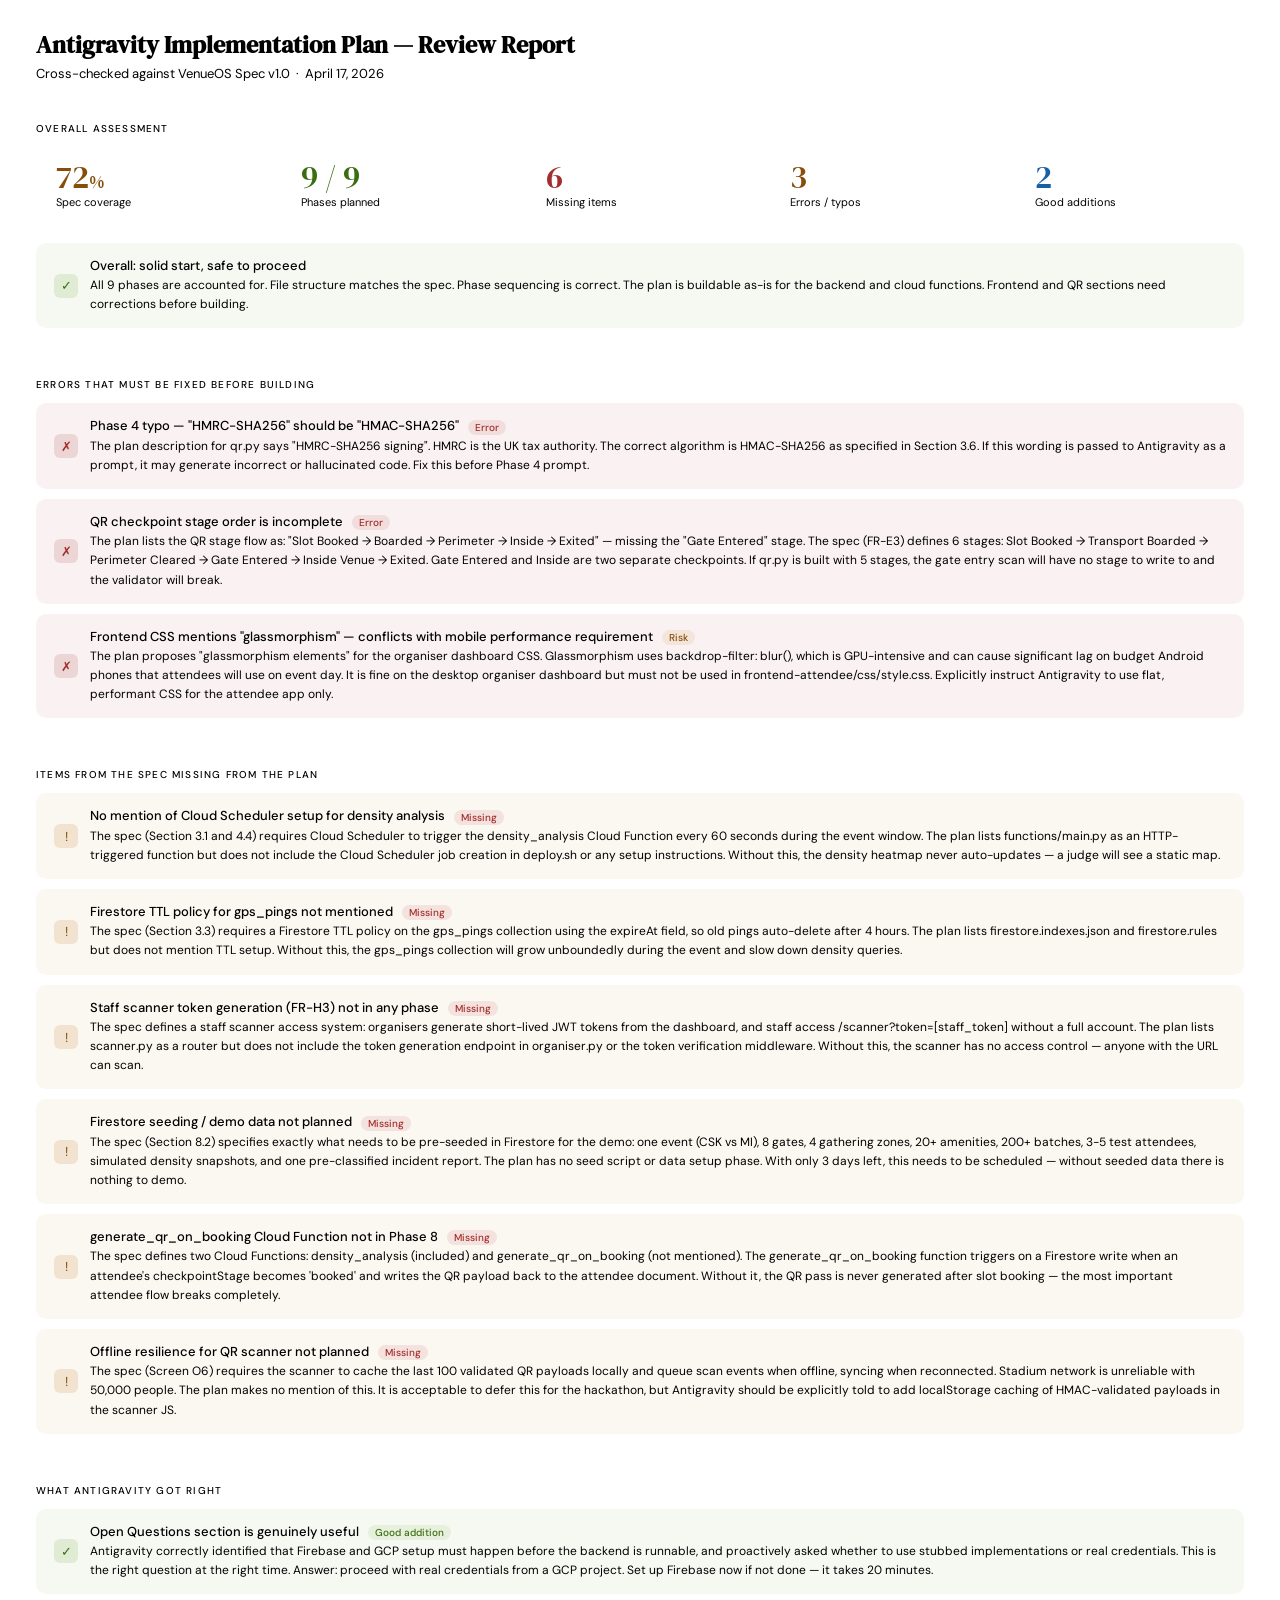
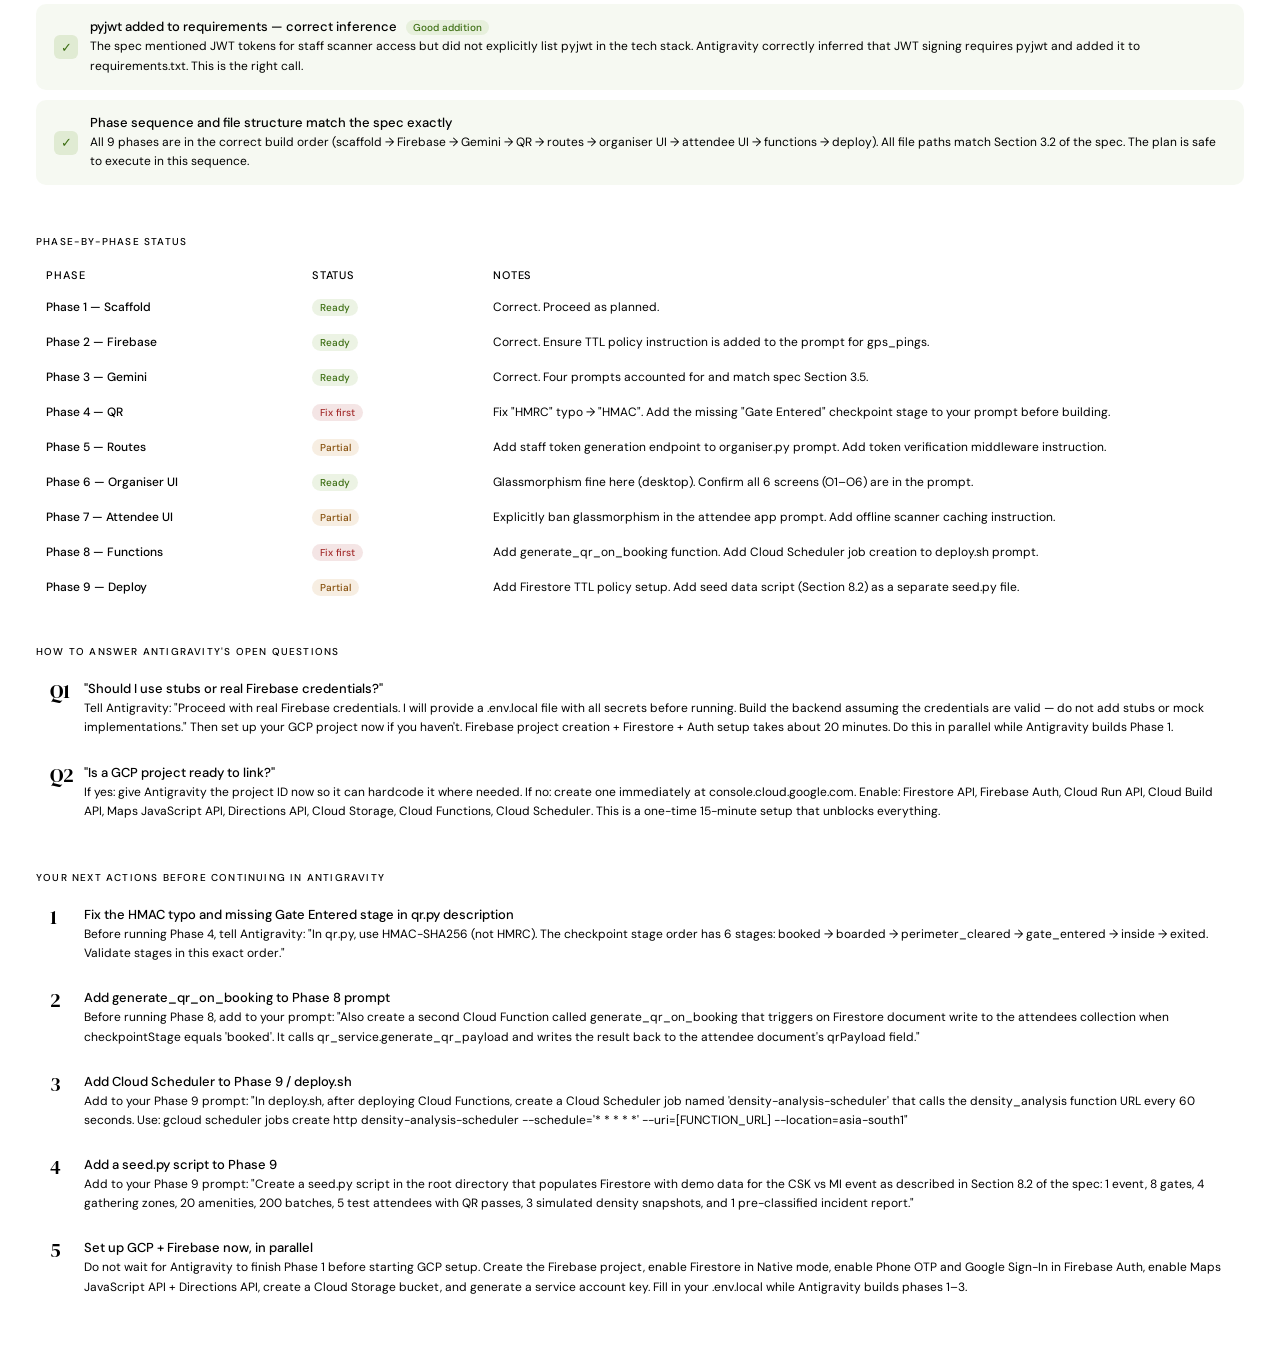
<file: antigravity_plan_review.html>
<!DOCTYPE html>
<html>
<head>
<style>
@import url('https://fonts.googleapis.com/css2?family=DM+Serif+Display:ital@0;1&family=DM+Sans:wght@300;400;500&display=swap');
*{margin:0;padding:0;box-sizing:border-box}
body{font-family:'DM Sans',sans-serif;font-size:14px;color:var(--color-text-primary);background:transparent;padding:0 0 40px}

.hero{padding:28px 36px 20px;border-bottom:1px solid var(--color-border-tertiary)}
.hero h1{font-family:'DM Serif Display',serif;font-size:24px;margin-bottom:4px}
.hero p{font-size:13px;color:var(--color-text-secondary)}

.section{padding:20px 36px;border-bottom:1px solid var(--color-border-tertiary)}
.section:last-child{border-bottom:none}
.section-label{font-size:10px;font-weight:500;letter-spacing:0.12em;text-transform:uppercase;color:var(--color-text-tertiary);margin-bottom:12px}

.score-row{display:flex;align-items:center;gap:16px;margin-bottom:20px}
.score-box{border:1px solid var(--color-border-secondary);border-radius:10px;padding:14px 20px;flex:1;background:var(--color-background-secondary)}
.score-box .num{font-family:'DM Serif Display',serif;font-size:32px;line-height:1}
.score-box .lbl{font-size:11px;color:var(--color-text-secondary);margin-top:2px}
.green{color:#3b6d11}.amber{color:#854F0B}.red{color:#a32d2d}.blue{color:#185FA5}

.verdict-bar{display:flex;align-items:center;gap:12px;padding:14px 18px;border-radius:10px;margin-bottom:10px;border:1px solid var(--color-border-tertiary)}
.verdict-bar.good{background:rgba(99,153,34,0.06);border-color:rgba(99,153,34,0.2)}
.verdict-bar.warn{background:rgba(186,117,23,0.06);border-color:rgba(186,117,23,0.2)}
.verdict-bar.bad{background:rgba(163,45,45,0.06);border-color:rgba(163,45,45,0.2)}
.verdict-bar.info{background:rgba(24,95,165,0.06);border-color:rgba(24,95,165,0.2)}
.vb-icon{width:24px;height:24px;border-radius:6px;display:flex;align-items:center;justify-content:center;font-size:13px;flex-shrink:0}
.vb-icon.good-i{background:rgba(99,153,34,0.15);color:#3b6d11}
.vb-icon.warn-i{background:rgba(186,117,23,0.15);color:#854F0B}
.vb-icon.bad-i{background:rgba(163,45,45,0.15);color:#a32d2d}
.vb-icon.info-i{background:rgba(24,95,165,0.15);color:#185FA5}
.vb-body{}
.vb-title{font-size:13px;font-weight:500;color:var(--color-text-primary);margin-bottom:2px}
.vb-desc{font-size:12px;color:var(--color-text-secondary);line-height:1.6}
.vb-tag{display:inline-block;font-size:10px;font-weight:500;padding:1px 7px;border-radius:8px;margin-left:6px;vertical-align:middle}
.tag-spec{background:rgba(24,95,165,0.1);color:#185FA5}
.tag-miss{background:rgba(163,45,45,0.1);color:#a32d2d}
.tag-good{background:rgba(99,153,34,0.1);color:#3b6d11}
.tag-warn{background:rgba(186,117,23,0.1);color:#854F0B}

.phase-table{width:100%;border-collapse:collapse;margin-top:8px}
.phase-table th{font-size:11px;font-weight:500;text-transform:uppercase;letter-spacing:0.08em;color:var(--color-text-tertiary);text-align:left;padding:8px 10px;border-bottom:1px solid var(--color-border-secondary)}
.phase-table td{font-size:12px;color:var(--color-text-secondary);padding:9px 10px;border-bottom:1px solid var(--color-border-tertiary);vertical-align:top}
.phase-table tr:last-child td{border-bottom:none}
.phase-table td:first-child{font-weight:500;color:var(--color-text-primary);width:22%}
.phase-table td:nth-child(2){width:15%}

.pill{display:inline-block;font-size:10px;font-weight:500;padding:2px 8px;border-radius:10px}
.pill-green{background:rgba(99,153,34,0.12);color:#3b6d11}
.pill-amber{background:rgba(186,117,23,0.12);color:#854F0B}
.pill-red{background:rgba(163,45,45,0.12);color:#a32d2d}
.pill-blue{background:rgba(24,95,165,0.12);color:#185FA5}
.pill-gray{background:var(--color-background-secondary);color:var(--color-text-secondary);border:1px solid var(--color-border-secondary)}

.action-list{display:flex;flex-direction:column;gap:6px;margin-top:6px}
.action-item{display:flex;gap:10px;align-items:flex-start;padding:10px 14px;border-radius:8px;border:1px solid var(--color-border-tertiary);background:var(--color-background-secondary)}
.action-num{font-family:'DM Serif Display',serif;font-size:20px;color:var(--color-border-secondary);min-width:24px;line-height:1.1}
.action-body .action-title{font-size:13px;font-weight:500;color:var(--color-text-primary);margin-bottom:2px}
.action-body .action-desc{font-size:12px;color:var(--color-text-secondary);line-height:1.6}
</style>
</head>
<body>

<div class="hero">
  <h1>Antigravity Implementation Plan — Review Report</h1>
  <p>Cross-checked against VenueOS Spec v1.0 &nbsp;·&nbsp; April 17, 2026</p>
</div>

<!-- OVERALL SCORE -->
<div class="section">
  <div class="section-label">Overall assessment</div>
  <div class="score-row">
    <div class="score-box"><div class="num amber">72<span style="font-size:18px">%</span></div><div class="lbl">Spec coverage</div></div>
    <div class="score-box"><div class="num green">9 / 9</div><div class="lbl">Phases planned</div></div>
    <div class="score-box"><div class="num red">6</div><div class="lbl">Missing items</div></div>
    <div class="score-box"><div class="num amber">3</div><div class="lbl">Errors / typos</div></div>
    <div class="score-box"><div class="num blue">2</div><div class="lbl">Good additions</div></div>
  </div>
  <div class="verdict-bar good">
    <div class="vb-icon good-i">✓</div>
    <div class="vb-body"><div class="vb-title">Overall: solid start, safe to proceed</div><div class="vb-desc">All 9 phases are accounted for. File structure matches the spec. Phase sequencing is correct. The plan is buildable as-is for the backend and cloud functions. Frontend and QR sections need corrections before building.</div></div>
  </div>
</div>

<!-- ERRORS -->
<div class="section">
  <div class="section-label">Errors that must be fixed before building</div>

  <div class="verdict-bar bad">
    <div class="vb-icon bad-i">✗</div>
    <div class="vb-body">
      <div class="vb-title">Phase 4 typo — "HMRC-SHA256" should be "HMAC-SHA256" <span class="vb-tag tag-miss">Error</span></div>
      <div class="vb-desc">The plan description for qr.py says "HMRC-SHA256 signing". HMRC is the UK tax authority. The correct algorithm is HMAC-SHA256 as specified in Section 3.6. If this wording is passed to Antigravity as a prompt, it may generate incorrect or hallucinated code. Fix this before Phase 4 prompt.</div>
    </div>
  </div>

  <div class="verdict-bar bad">
    <div class="vb-icon bad-i">✗</div>
    <div class="vb-body">
      <div class="vb-title">QR checkpoint stage order is incomplete <span class="vb-tag tag-miss">Error</span></div>
      <div class="vb-desc">The plan lists the QR stage flow as: "Slot Booked → Boarded → Perimeter → Inside → Exited" — missing the "Gate Entered" stage. The spec (FR-E3) defines 6 stages: Slot Booked → Transport Boarded → Perimeter Cleared → Gate Entered → Inside Venue → Exited. Gate Entered and Inside are two separate checkpoints. If qr.py is built with 5 stages, the gate entry scan will have no stage to write to and the validator will break.</div>
    </div>
  </div>

  <div class="verdict-bar bad">
    <div class="vb-icon bad-i">✗</div>
    <div class="vb-body">
      <div class="vb-title">Frontend CSS mentions "glassmorphism" — conflicts with mobile performance requirement <span class="vb-tag tag-warn">Risk</span></div>
      <div class="vb-desc">The plan proposes "glassmorphism elements" for the organiser dashboard CSS. Glassmorphism uses backdrop-filter: blur(), which is GPU-intensive and can cause significant lag on budget Android phones that attendees will use on event day. It is fine on the desktop organiser dashboard but must not be used in frontend-attendee/css/style.css. Explicitly instruct Antigravity to use flat, performant CSS for the attendee app only.</div>
    </div>
  </div>
</div>

<!-- MISSING ITEMS -->
<div class="section">
  <div class="section-label">Items from the spec missing from the plan</div>

  <div class="verdict-bar warn">
    <div class="vb-icon warn-i">!</div>
    <div class="vb-body">
      <div class="vb-title">No mention of Cloud Scheduler setup for density analysis <span class="vb-tag tag-miss">Missing</span></div>
      <div class="vb-desc">The spec (Section 3.1 and 4.4) requires Cloud Scheduler to trigger the density_analysis Cloud Function every 60 seconds during the event window. The plan lists functions/main.py as an HTTP-triggered function but does not include the Cloud Scheduler job creation in deploy.sh or any setup instructions. Without this, the density heatmap never auto-updates — a judge will see a static map.</div>
    </div>
  </div>

  <div class="verdict-bar warn">
    <div class="vb-icon warn-i">!</div>
    <div class="vb-body">
      <div class="vb-title">Firestore TTL policy for gps_pings not mentioned <span class="vb-tag tag-miss">Missing</span></div>
      <div class="vb-desc">The spec (Section 3.3) requires a Firestore TTL policy on the gps_pings collection using the expireAt field, so old pings auto-delete after 4 hours. The plan lists firestore.indexes.json and firestore.rules but does not mention TTL setup. Without this, the gps_pings collection will grow unboundedly during the event and slow down density queries.</div>
    </div>
  </div>

  <div class="verdict-bar warn">
    <div class="vb-icon warn-i">!</div>
    <div class="vb-body">
      <div class="vb-title">Staff scanner token generation (FR-H3) not in any phase <span class="vb-tag tag-miss">Missing</span></div>
      <div class="vb-desc">The spec defines a staff scanner access system: organisers generate short-lived JWT tokens from the dashboard, and staff access /scanner?token=[staff_token] without a full account. The plan lists scanner.py as a router but does not include the token generation endpoint in organiser.py or the token verification middleware. Without this, the scanner has no access control — anyone with the URL can scan.</div>
    </div>
  </div>

  <div class="verdict-bar warn">
    <div class="vb-icon warn-i">!</div>
    <div class="vb-body">
      <div class="vb-title">Firestore seeding / demo data not planned <span class="vb-tag tag-miss">Missing</span></div>
      <div class="vb-desc">The spec (Section 8.2) specifies exactly what needs to be pre-seeded in Firestore for the demo: one event (CSK vs MI), 8 gates, 4 gathering zones, 20+ amenities, 200+ batches, 3-5 test attendees, simulated density snapshots, and one pre-classified incident report. The plan has no seed script or data setup phase. With only 3 days left, this needs to be scheduled — without seeded data there is nothing to demo.</div>
    </div>
  </div>

  <div class="verdict-bar warn">
    <div class="vb-icon warn-i">!</div>
    <div class="vb-body">
      <div class="vb-title">generate_qr_on_booking Cloud Function not in Phase 8 <span class="vb-tag tag-miss">Missing</span></div>
      <div class="vb-desc">The spec defines two Cloud Functions: density_analysis (included) and generate_qr_on_booking (not mentioned). The generate_qr_on_booking function triggers on a Firestore write when an attendee's checkpointStage becomes 'booked' and writes the QR payload back to the attendee document. Without it, the QR pass is never generated after slot booking — the most important attendee flow breaks completely.</div>
    </div>
  </div>

  <div class="verdict-bar warn">
    <div class="vb-icon warn-i">!</div>
    <div class="vb-body">
      <div class="vb-title">Offline resilience for QR scanner not planned <span class="vb-tag tag-miss">Missing</span></div>
      <div class="vb-desc">The spec (Screen O6) requires the scanner to cache the last 100 validated QR payloads locally and queue scan events when offline, syncing when reconnected. Stadium network is unreliable with 50,000 people. The plan makes no mention of this. It is acceptable to defer this for the hackathon, but Antigravity should be explicitly told to add localStorage caching of HMAC-validated payloads in the scanner JS.</div>
    </div>
  </div>
</div>

<!-- WHAT IS GOOD -->
<div class="section">
  <div class="section-label">What Antigravity got right</div>

  <div class="verdict-bar good">
    <div class="vb-icon good-i">✓</div>
    <div class="vb-body">
      <div class="vb-title">Open Questions section is genuinely useful <span class="vb-tag tag-good">Good addition</span></div>
      <div class="vb-desc">Antigravity correctly identified that Firebase and GCP setup must happen before the backend is runnable, and proactively asked whether to use stubbed implementations or real credentials. This is the right question at the right time. Answer: proceed with real credentials from a GCP project. Set up Firebase now if not done — it takes 20 minutes.</div>
    </div>
  </div>

  <div class="verdict-bar good">
    <div class="vb-icon good-i">✓</div>
    <div class="vb-body">
      <div class="vb-title">pyjwt added to requirements — correct inference <span class="vb-tag tag-good">Good addition</span></div>
      <div class="vb-desc">The spec mentioned JWT tokens for staff scanner access but did not explicitly list pyjwt in the tech stack. Antigravity correctly inferred that JWT signing requires pyjwt and added it to requirements.txt. This is the right call.</div>
    </div>
  </div>

  <div class="verdict-bar good">
    <div class="vb-icon good-i">✓</div>
    <div class="vb-body">
      <div class="vb-title">Phase sequence and file structure match the spec exactly</div>
      <div class="vb-desc">All 9 phases are in the correct build order (scaffold → Firebase → Gemini → QR → routes → organiser UI → attendee UI → functions → deploy). All file paths match Section 3.2 of the spec. The plan is safe to execute in this sequence.</div>
    </div>
  </div>
</div>

<!-- PHASE BY PHASE -->
<div class="section">
  <div class="section-label">Phase-by-phase status</div>
  <table class="phase-table">
    <thead><tr><th>Phase</th><th>Status</th><th>Notes</th></tr></thead>
    <tbody>
      <tr><td>Phase 1 — Scaffold</td><td><span class="pill pill-green">Ready</span></td><td>Correct. Proceed as planned.</td></tr>
      <tr><td>Phase 2 — Firebase</td><td><span class="pill pill-green">Ready</span></td><td>Correct. Ensure TTL policy instruction is added to the prompt for gps_pings.</td></tr>
      <tr><td>Phase 3 — Gemini</td><td><span class="pill pill-green">Ready</span></td><td>Correct. Four prompts accounted for and match spec Section 3.5.</td></tr>
      <tr><td>Phase 4 — QR</td><td><span class="pill pill-red">Fix first</span></td><td>Fix "HMRC" typo → "HMAC". Add the missing "Gate Entered" checkpoint stage to your prompt before building.</td></tr>
      <tr><td>Phase 5 — Routes</td><td><span class="pill pill-amber">Partial</span></td><td>Add staff token generation endpoint to organiser.py prompt. Add token verification middleware instruction.</td></tr>
      <tr><td>Phase 6 — Organiser UI</td><td><span class="pill pill-green">Ready</span></td><td>Glassmorphism fine here (desktop). Confirm all 6 screens (O1–O6) are in the prompt.</td></tr>
      <tr><td>Phase 7 — Attendee UI</td><td><span class="pill pill-amber">Partial</span></td><td>Explicitly ban glassmorphism in the attendee app prompt. Add offline scanner caching instruction.</td></tr>
      <tr><td>Phase 8 — Functions</td><td><span class="pill pill-red">Fix first</span></td><td>Add generate_qr_on_booking function. Add Cloud Scheduler job creation to deploy.sh prompt.</td></tr>
      <tr><td>Phase 9 — Deploy</td><td><span class="pill pill-amber">Partial</span></td><td>Add Firestore TTL policy setup. Add seed data script (Section 8.2) as a separate seed.py file.</td></tr>
    </tbody>
  </table>
</div>

<!-- ANSWER ANTIGRAVITY'S QUESTIONS -->
<div class="section">
  <div class="section-label">How to answer Antigravity's open questions</div>

  <div class="action-list">
    <div class="action-item">
      <div class="action-num">Q1</div>
      <div class="action-body">
        <div class="action-title">"Should I use stubs or real Firebase credentials?"</div>
        <div class="action-desc">Tell Antigravity: "Proceed with real Firebase credentials. I will provide a .env.local file with all secrets before running. Build the backend assuming the credentials are valid — do not add stubs or mock implementations." Then set up your GCP project now if you haven't. Firebase project creation + Firestore + Auth setup takes about 20 minutes. Do this in parallel while Antigravity builds Phase 1.</div>
      </div>
    </div>
    <div class="action-item">
      <div class="action-num">Q2</div>
      <div class="action-body">
        <div class="action-title">"Is a GCP project ready to link?"</div>
        <div class="action-desc">If yes: give Antigravity the project ID now so it can hardcode it where needed. If no: create one immediately at console.cloud.google.com. Enable: Firestore API, Firebase Auth, Cloud Run API, Cloud Build API, Maps JavaScript API, Directions API, Cloud Storage, Cloud Functions, Cloud Scheduler. This is a one-time 15-minute setup that unblocks everything.</div>
      </div>
    </div>
  </div>
</div>

<!-- WHAT TO DO NEXT -->
<div class="section">
  <div class="section-label">Your next actions before continuing in Antigravity</div>
  <div class="action-list">
    <div class="action-item">
      <div class="action-num">1</div>
      <div class="action-body">
        <div class="action-title">Fix the HMAC typo and missing Gate Entered stage in qr.py description</div>
        <div class="action-desc">Before running Phase 4, tell Antigravity: "In qr.py, use HMAC-SHA256 (not HMRC). The checkpoint stage order has 6 stages: booked → boarded → perimeter_cleared → gate_entered → inside → exited. Validate stages in this exact order."</div>
      </div>
    </div>
    <div class="action-item">
      <div class="action-num">2</div>
      <div class="action-body">
        <div class="action-title">Add generate_qr_on_booking to Phase 8 prompt</div>
        <div class="action-desc">Before running Phase 8, add to your prompt: "Also create a second Cloud Function called generate_qr_on_booking that triggers on Firestore document write to the attendees collection when checkpointStage equals 'booked'. It calls qr_service.generate_qr_payload and writes the result back to the attendee document's qrPayload field."</div>
      </div>
    </div>
    <div class="action-item">
      <div class="action-num">3</div>
      <div class="action-body">
        <div class="action-title">Add Cloud Scheduler to Phase 9 / deploy.sh</div>
        <div class="action-desc">Add to your Phase 9 prompt: "In deploy.sh, after deploying Cloud Functions, create a Cloud Scheduler job named 'density-analysis-scheduler' that calls the density_analysis function URL every 60 seconds. Use: gcloud scheduler jobs create http density-analysis-scheduler --schedule='* * * * *' --uri=[FUNCTION_URL] --location=asia-south1"</div>
      </div>
    </div>
    <div class="action-item">
      <div class="action-num">4</div>
      <div class="action-body">
        <div class="action-title">Add a seed.py script to Phase 9</div>
        <div class="action-desc">Add to your Phase 9 prompt: "Create a seed.py script in the root directory that populates Firestore with demo data for the CSK vs MI event as described in Section 8.2 of the spec: 1 event, 8 gates, 4 gathering zones, 20 amenities, 200 batches, 5 test attendees with QR passes, 3 simulated density snapshots, and 1 pre-classified incident report."</div>
      </div>
    </div>
    <div class="action-item">
      <div class="action-num">5</div>
      <div class="action-body">
        <div class="action-title">Set up GCP + Firebase now, in parallel</div>
        <div class="action-desc">Do not wait for Antigravity to finish Phase 1 before starting GCP setup. Create the Firebase project, enable Firestore in Native mode, enable Phone OTP and Google Sign-In in Firebase Auth, enable Maps JavaScript API + Directions API, create a Cloud Storage bucket, and generate a service account key. Fill in your .env.local while Antigravity builds phases 1–3.</div>
      </div>
    </div>
  </div>
</div>

</body>
</html>
</file>
